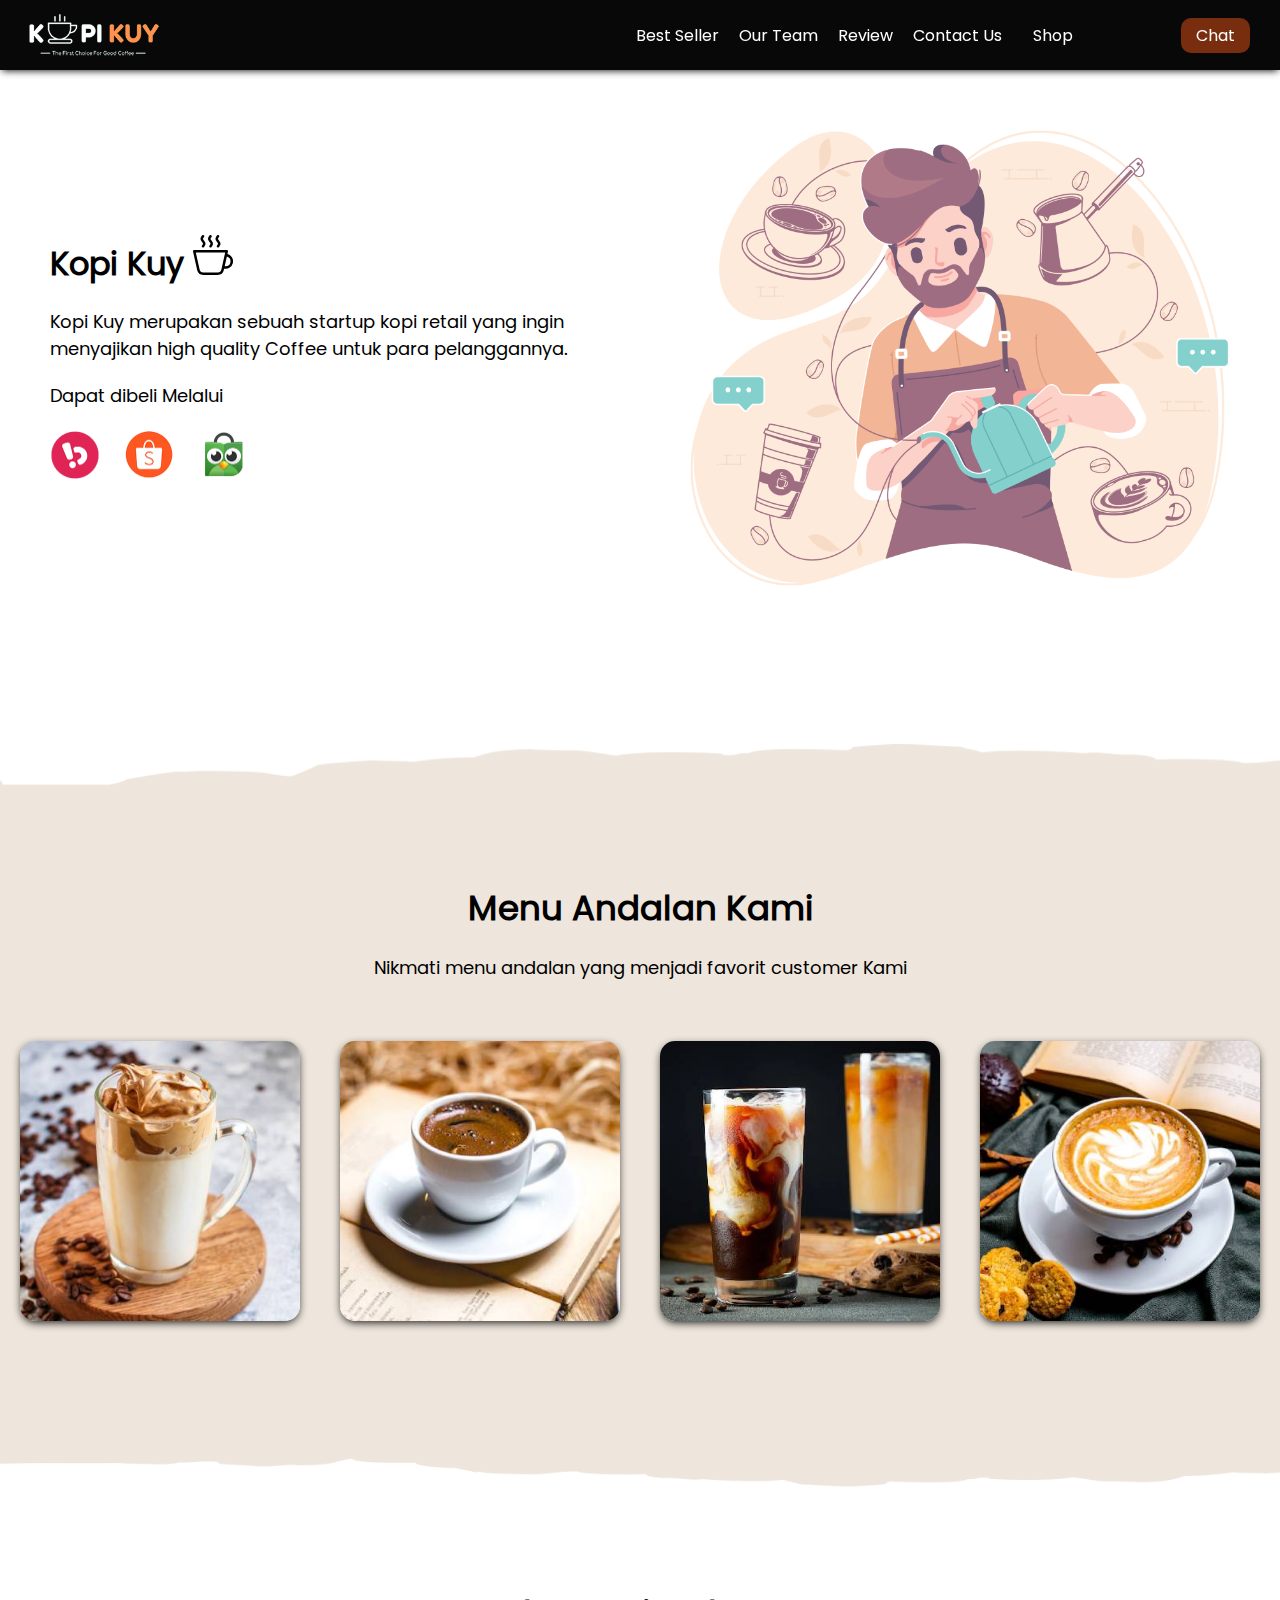
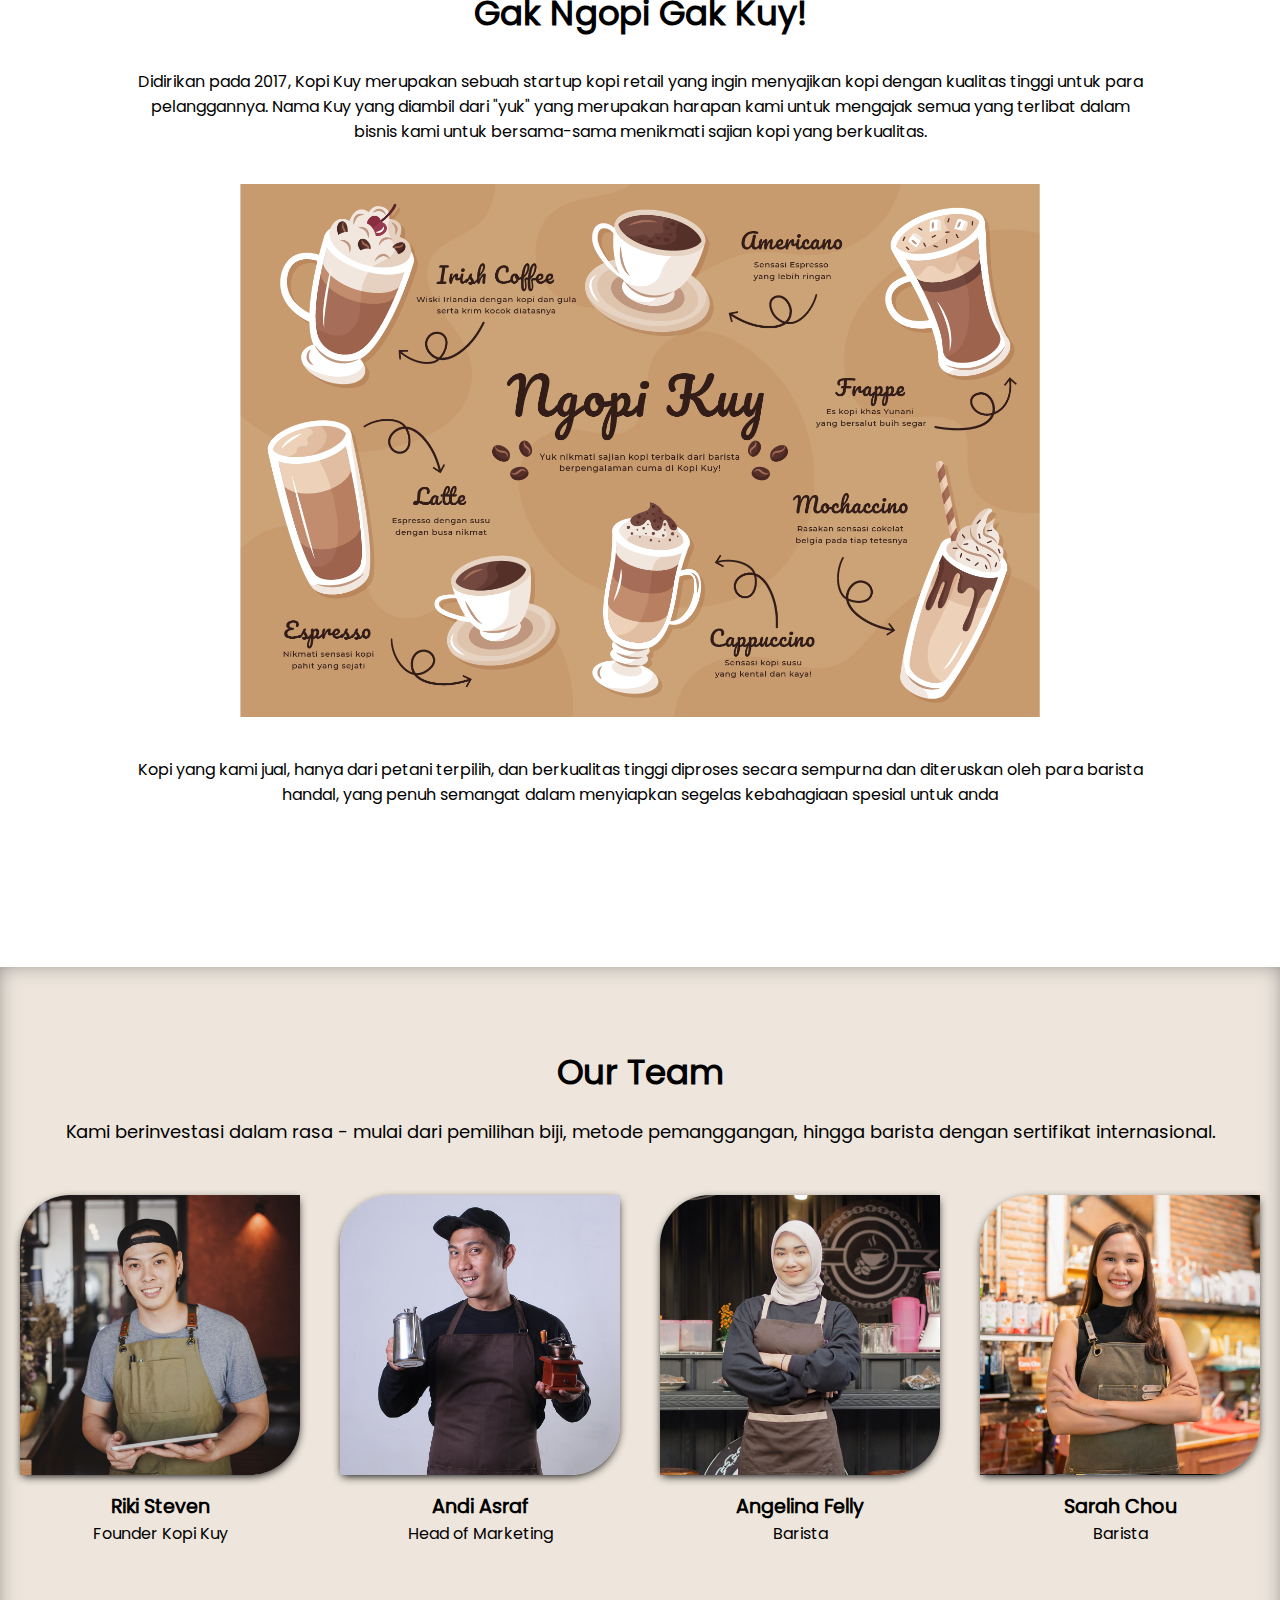
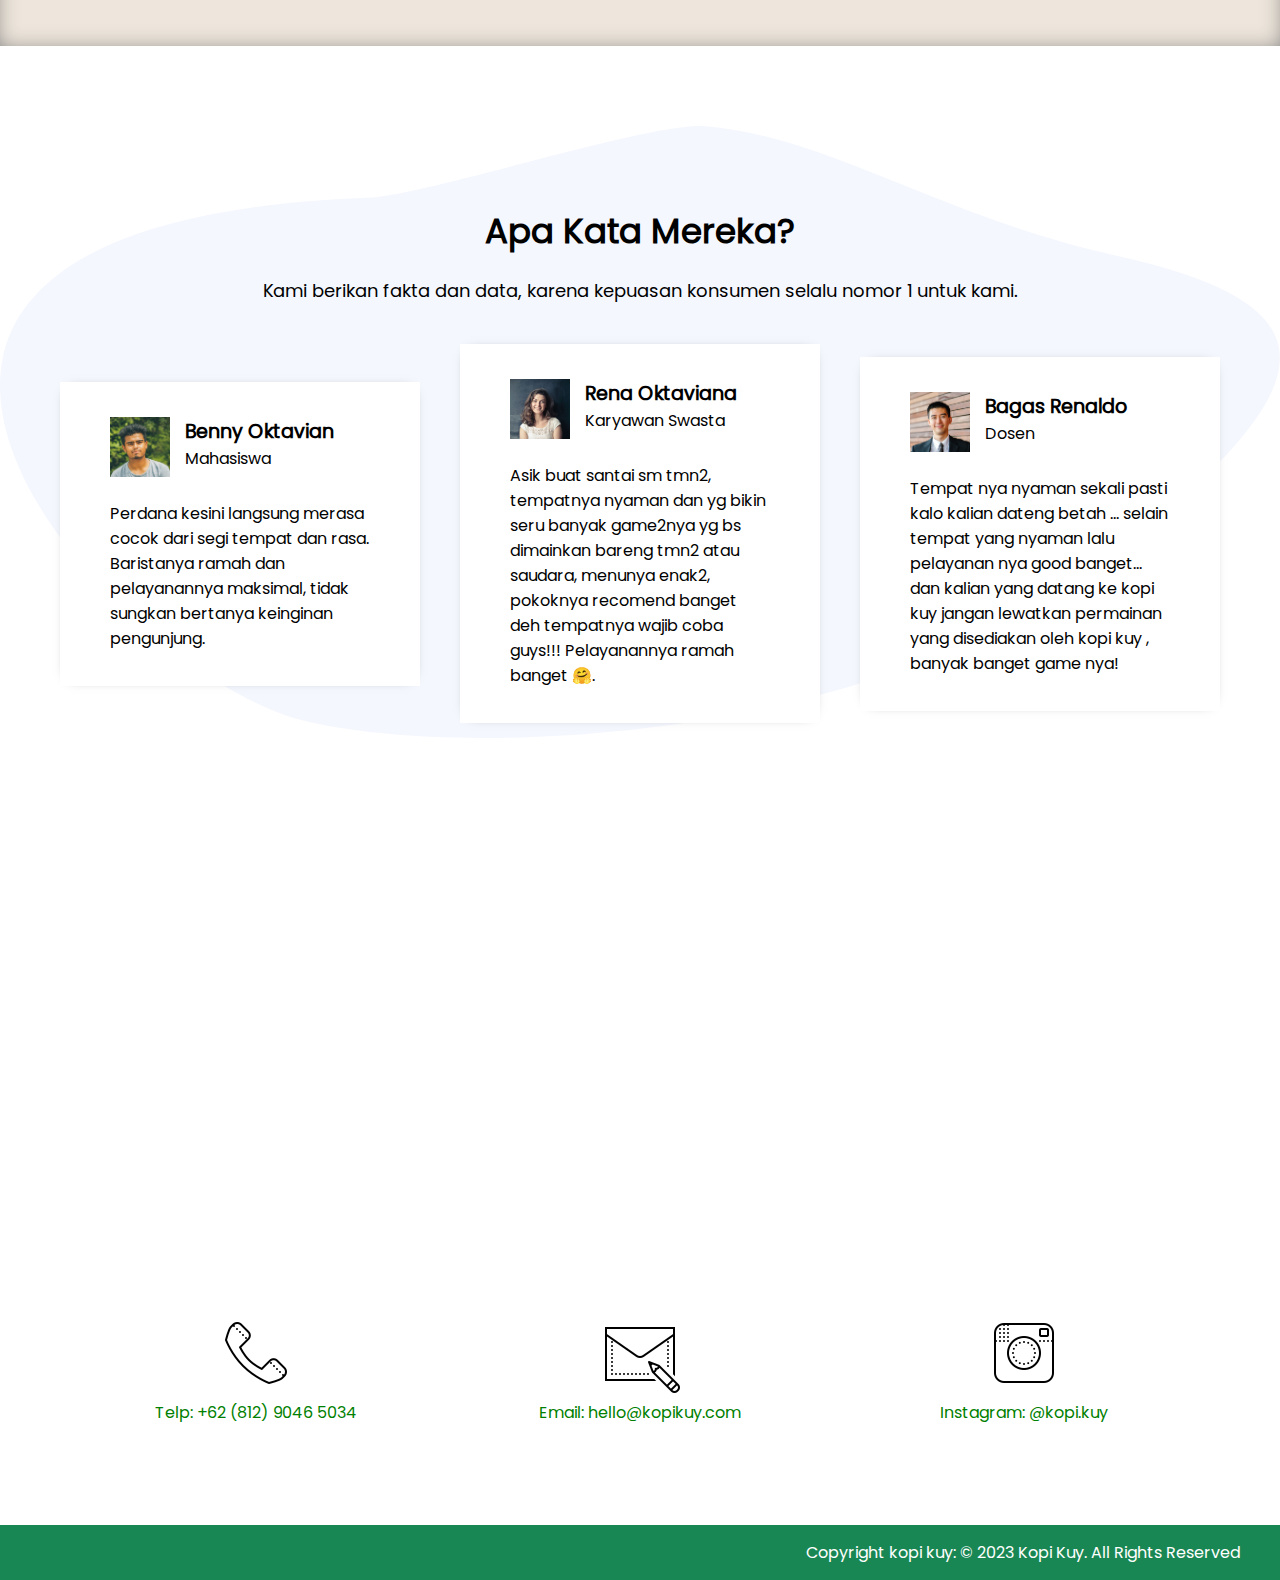
<file: index.html>
<!DOCTYPE html>
<html lang="id">

<head>
    <meta charset="UTF-8">
    <meta http-equiv="X-UA-Compatible" content="IE=edge">
    <meta name="viewport" content="width=device-width, initial-scale=1.0">
    <link rel="shortcut icon" href="images/favicon.ico" type="image/x-icon">
    <title>Website Kopi Kuy</title>
    <link rel="stylesheet" href="css/style.css">
</head>

<body>
    <nav>
        <img class="logo" src="images/logo/logo_kuy.png">
        <div class="navigasi">
            <a href="#best-seller">Best Seller</a>
            <a href="#our-team">Our Team</a>
            <a href="#review">Review</a>
            <a href="#contact-us">Contact Us</a>
        </div>
        <a class="shop" href="produk.html">Shop</a>
        <a class="chat" href="https://wa.me/628123456?text=Saya ingin bertanya" target="_blank">Chat</a>
    </nav>

    <!-- Tulis Kode HTML / <header> Setelah baris di bawah ini (baris 28) -->

        <header>
            <div class="kiri">
                <h1>
                    Kopi Kuy <img src="images/icon/icon_kopi.svg" alt="">
                </h1>
                <p>
                    Kopi Kuy merupakan sebuah startup kopi retail yang ingin menyajikan 
                    high quality Coffee untuk para pelanggannya.
                </p>
                <p>Dapat dibeli Melalui</p>
                <div class="olshop">
                    <img src="images/logo/logo_bukalapak.png" alt="">
                    <img src="images/logo/logo_shopee.png" alt="">
                    <img src="images/logo/logo_tokopedia.png" alt="">
                </div>
            </div>

            <div class="kanan">
                <img src="images/header/header6.png" alt="">
            </div>
        </header>

       <section class="best-seller" id="best-seller">
       
        <h2>Menu Andalan Kami</h2>
        <p>Nikmati menu andalan yang menjadi favorit customer Kami</p>
        <div class="produk">
            <img src="images/produk/product_capuchino.jpg" alt="">
        </div>
        <div class="produk">
            <img src="images/produk/product_espresso.jpg" alt="">
        </div>
        <div class="produk">
            <img src="images/produk/product_kopi_susu.jpg" alt="">
        </div>
        <div class="produk">
            <img src="images/produk/product_latte.jpg" alt="">
        </div>

        </section>

        <section class="about-us" id="about-us">
            <h2> Gak Ngopi Gak Kuy!</h2>
            <p> 
                Didirikan pada 2017, Kopi Kuy merupakan sebuah startup kopi retail 
                yang ingin menyajikan kopi dengan kualitas tinggi untuk para pelanggannya. 
                Nama Kuy yang diambil dari "yuk" yang merupakan harapan kami untuk mengajak semua 
                yang terlibat dalam bisnis kami untuk bersama-sama menikmati sajian kopi yang berkualitas.
            </p>
                <img src="images/about-us/aset_kopi_jumbo.png" alt="">
            <p> 
                Kopi yang kami jual, hanya dari petani terpilih, dan berkualitas tinggi diproses 
                secara sempurna dan diteruskan oleh para barista handal, yang penuh semangat 
                dalam menyiapkan segelas kebahagiaan spesial untuk anda
            </p>
        </section>

        <section class="our-team" id="our-team">
            <h2>Our Team</h2>
            <p>Kami berinvestasi dalam rasa - mulai dari pemilihan biji, metode pemanggangan, 
                hingga barista dengan sertifikat internasional.</p>
            <div class="team">
                <img src="images/team/team1.jpg" alt="">
                <h3>Riki Steven</h3>
                <p>Founder Kopi Kuy</p>
            </div>
            <div class="team">
                <img src="images/team/team2.jpg" alt="">
                <h3>Andi Asraf</h3>
                <p>Head of Marketing</p>
            </div>
            <div class="team">
                <img src="images/team/team3.jpg" alt="">
                <h3>Angelina Felly</h3>
                <p>Barista</p>
            </div>
            <div class="team">
                <img src="images/team/team4.jpg" alt="">
                <h3>Sarah Chou</h3>
                <p>Barista</p>
            </div>
        </section>

        <section class="review" id="review">
            <h2> Apa Kata Mereka?</h2>
            <p>Kami berikan fakta dan data, karena kepuasan konsumen selalu nomor 1 untuk kami.</p>
            <div class="testimoni">
                <img src="images/customer/customer1.jpg" alt="">
                <div class="profile">
                    <h3>Benny Oktavian</h3>
                    <p>Mahasiswa</p>
                </div>
                <p>Perdana kesini langsung merasa cocok dari segi tempat dan rasa. 
                Baristanya ramah dan pelayanannya maksimal, tidak sungkan bertanya keinginan pengunjung.</p>
            </div>

            <div class="testimoni">
                <img src="images/customer/customer2.jpg" alt="">
                <div class="profile">
                    <h3>Rena Oktaviana</h3>
                    <p>Karyawan Swasta</p>
                </div>
                 <p> Asik buat santai sm tmn2, tempatnya nyaman dan yg bikin seru banyak game2nya 
                yg bs dimainkan bareng tmn2 atau saudara, menunya enak2, pokoknya recomend 
                banget deh tempatnya wajib coba guys!!! Pelayanannya ramah banget 🤗.</p>
            </div>

            <div class="testimoni">
                <img src="images/customer/customer3.jpg" alt="">
                <div class="profile">
                    <h3>Bagas Renaldo</h3>
                    <p>Dosen</p>
                </div>
            <p>Tempat nya nyaman sekali pasti kalo kalian dateng betah ... 
                selain tempat yang nyaman lalu pelayanan nya good banget... 
                dan kalian yang datang ke kopi kuy jangan lewatkan permainan yang disediakan 
                oleh kopi kuy , banyak banget game nya!</p>
            </div>
            
        </section>

        <section class="contact-us" id="contact-us">

            <iframe src="https://www.google.com/maps/embed?pb=!1m14!1m8!1m3!1d7932.741866032694!2d106.668581!3d-6.214715!3m2!1i1024!2i768!4f13.1!3m3!1m2!1s0x2e69f9912c7f297b%3A0xe5a3a671dae861ab!2sKopi%20kuy!5e0!3m2!1sid!2sid!4v1680617229460!5m2!1sid!2sid"
            allowfullscreen="" loading="lazy" referrerpolicy="no-referrer-when-downgrade">
            </iframe>

            <div class="kontak">
                <img src="images/icon/icon_phone.png" alt="">
                <p>Telp: +62 (812) 9046 5034</p>
            </div>
            <div class="kontak">
                <img src="images/icon/icon_mail.png" alt="">
                <p>Email: hello@kopikuy.com</p>
            </div>
            <div class="kontak">
                <img src="images/icon/icon_instagram.png" alt="">
                <p>Instagram: @kopi.kuy</p>
            </div>
        </section>

        <footer>
            <div class="navigasi">
                <a href="Best Seller"></a>
                <a href="Our Team"></a>
                <a href="Review"></a>
                <a href="Contact Us"></a>
            </div>
            <p>Copyright kopi kuy: © 2023 Kopi Kuy. All Rights Reserved</p>
        </footer>
    <!--
        Kode HTML tidak boleh lewat dari batas ini
        Pastikan setiap section di tutup
        misalnya kode <section class="best-seller"> harus ada
        di bawah kode </header> (perhatikan ada garis miringnya
        dan setiap section harus setelah kode </section>
        jangan menulis <section> di dalam <section>
    -->
</body>

</html>
</file>
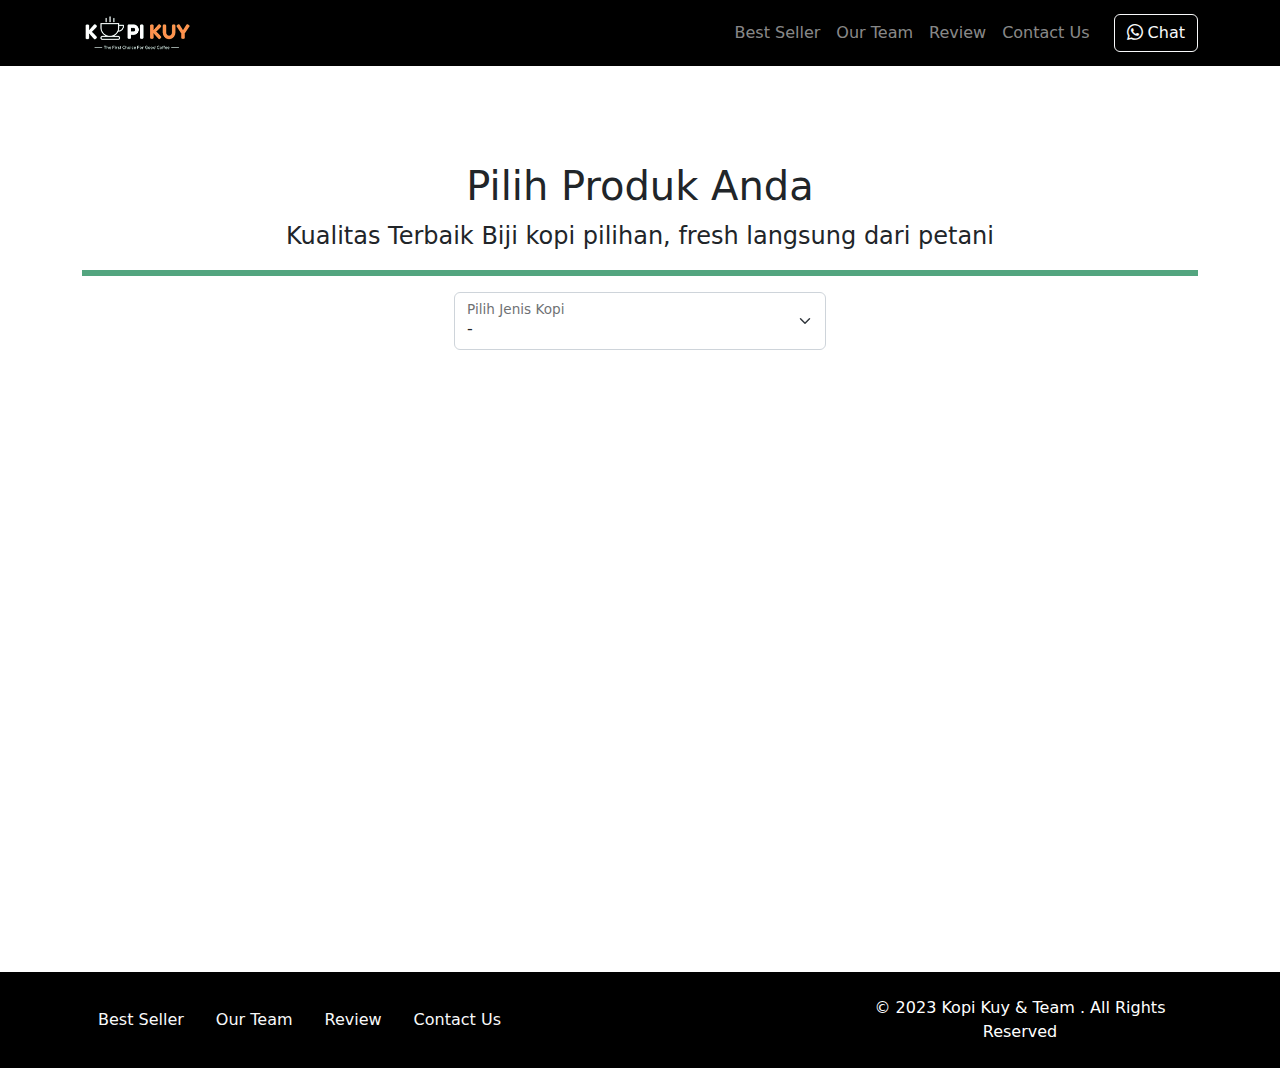
<file: produk.html>
<!DOCTYPE html>
<html lang="id">

<head>
    <meta charset="UTF-8">
    <meta http-equiv="X-UA-Compatible" content="IE=edge">
    <meta name="viewport" content="width=device-width, initial-scale=1.0">
    <link rel="shortcut icon" href="images/favicon/favicon.ico" type="image/x-icon">
    <title>Produk</title>
    <link rel="shortcut icon" href="images/favicon.ico" type="image/x-icon">
    <link rel="stylesheet" href="vendor/bootstrap/bootstrap.min.css">
    <link rel="stylesheet" href="vendor/bootstrap/bootstrap-icons.css">
    <script src="vendor/bootstrap/bootstrap.bundle.min.js"></script>
    <script src="js/jquery-3.6.3.min.js"></script>
    <style>
        /* tulis kode CSS internal di bawah sini */



        /* Batas Akhir penulisan kode CSS internal */
    </style>
</head>

<body>
    <!-- Tulis Kode Bootstrap Di Bawah Sini -->

    <nav class="navbar navbar-dark bg-black navbar-expand-lg bisadicopy">
        <div class="container">
            <a class="navbar-brand" href="#">
                <img src="images/logo/logo_kuy.png" height="40" alt="image">
            </a>
            <button class="navbar-toggler" type="button" data-bs-toggle="collapse" data-bs-target="#navbarNav11"
                aria-controls="navbarNav11" aria-expanded="false" aria-label="Toggle navigation">
                <span class="navbar-toggler-icon"></span>
            </button>
            <div class="collapse navbar-collapse" id="navbarNav11">
                <ul class="navbar-nav ms-auto">
                    <li class="nav-item active">
                        <a class="nav-link" href="index.html#best-seller">Best Seller</a>
                    </li>
                    <li class="nav-item">
                        <a class="nav-link" href="index.html#our-team">Our Team</a>
                    </li>
                    <li class="nav-item">
                        <a class="nav-link" href="index.html#review">Review</a>
                    </li>
                    <li class="nav-item">
                        <a class="nav-link" href="index.html#contact-us">Contact Us</a>
                    </li>

                </ul>
                <a class="btn btn-outline-light ms-md-3" href="https://wa.me/081290465033">
                    <i class="bi bi-whatsapp"></i> Chat
                </a>
            </div>
        </div>
    </nav>

    <section class="riki-block produk text-center my-5 py-5">
        <div class="container">
            <h1>Pilih Produk Anda</h1>
            <p class="fs-4">Kualitas Terbaik Biji kopi pilihan, fresh langsung dari petani</p>
            <hr class="border border-success border-3 opacity-75">

            <!-- Ini Untuk Select -->
            <div class="form-floating col-md-4 mx-auto">
                <select class="form-select" id="select_kopi" aria-label="Floating label select example">
                    <option selected disabled>-</option>
                    <option value="arabica">Arabica</option>
                    <option value="robusta">Robusta</option>
                    <option value="nonkopi">Non Kopi</option>
                </select>
                <label for="select_kopi">Pilih Jenis Kopi</label>
            </div>

            <div id="baris_produk" class="row row-cols-1 row-cols-sm-2 row-cols-md-3 row-cols-lg-4 text-center mt-5">

                
            </div>

                
    </section>

    <footer class="riki-block footer-small py-4 bg-black">
        <div class="container">
            <div class="row align-items-center">
                <div class="col-12 col-md-8">
                    <ul class="nav justify-content-center justify-content-md-start">
                        <li class="nav-item active">
                            <a class="nav-link text-light" href="index.html#best-seller">Best Seller</a>
                        </li>
                        <li class="nav-item">
                            <a class="nav-link text-light" href="index.html#our-team">Our Team</a>
                        </li>
                        <li class="nav-item">
                            <a class="nav-link text-light" href="index.html#review">Review</a>
                        </li>
                        <li class="nav-item">
                            <a class="nav-link text-light" href="index.html#contact-us">Contact Us</a>
                        </li>
                    </ul>
                </div>

                <div class="col-12 col-md-4 mt-4 mt-md-0 text-center text-md-right">
                    &copy; 2023 Kopi Kuy &amp; Team . All Rights Reserved
                </div>
            </div>
        </div>
    </footer>


    <!-- Batas Akhir penulisan kode Bootstrap -->
    <script>
        /* Tulis Javascript Di bawah Sini */

        const sumber = "https://rikikurnia.com/prakerja/api/kopi"
        const sumber2 = "data.json"
        var data_kopi = []
        var data_pilihan = []

        $.getJSON(sumber).then(function (data) {
            data_kopi = data
            console.log(data_kopi)
        })

        select_kopi.onchange = function () {
            let pilihan = select_kopi.value
            console.log(pilihan)
            data_pilihan = data_kopi[pilihan]
            console.log(data_pilihan)
            updateTampilan()
        }

        function updateTampilan() {
            baris_produk.innerHTML = ""
            data_pilihan.forEach(item => {
                baris_produk.innerHTML += `<div class="col mb-3">
                    <div class="card">
                        <img src="${item.foto}" class="card-img-top" alt="...">
                        <div class="card-body">
                            <h5 class="card-title">${item.nama}</h5>
                            <div class="hargaukuran row my-3">
                                <div class="col">
                                    ${item.size}
                                </div>
                                <div class="col fw-bold text-primary">
                                    ${item.harga}
                                </div>
                            </div>
                            <a href="${item.link}" class="btn btn-success w-100"><i class="bi bi-basket"></i> Beli</a>
                        </div>
                    </div>
                </div>`
            })
        }

        /* Batas Akhir penulisan kode Javascript */
    </script>
</body>

</html>
</file>
<file: css/style.css>
/* Kode * di bawah ini untuk mereset tampilan setiap web browser supaya seragam */

* {
   box-sizing: border-box;
   margin: 0;
   padding: 0;
}

html {
   /* scroll-behavior: smooth agar scroll ketika klik pada navigasi menjadi halus */
   scroll-behavior: smooth;
}

/* 
Kode di bawah ini untuk mengatur nav sampai footer agar memiliki tampilan flexibel
selengkapnya akan di bahas di hari ke 3
*/

nav,
header,
section,
footer {
   /* 
      display: flex memiliki pengaturan yang dapat mengatur agar elemen
      di dalamnya memiliki ukuran yang fleksibel
      digunakan saat ada elemen yang isinya lebih dari satu kolom
   */
   display: flex;
   /* 
      align-items: center mengatur elemen di dalamnya rata tengah vertikal
   */
   align-items: center;

   /* 
      justify-content: center mengatur elemen di dalamnya rata tengah horizontal
   */
   justify-content: center;

   /* 
      flex-wrap: wrap mengatur agar jika lebar elemen berlebih, maka elemen
      akan otomatis diletakan di baris baru (tidak dipaksakan di satu baris)
   */
   flex-wrap: wrap;
}



/* 
Kode @font-face untuk menginstall font ke dalam Website 
src adalah untuk lokasi fontnya, font dapat di cari di website https://fonts.google.com/
dengan memberi nama family, maka kita mendaftarkan font tersebut ke dalam website
*/

@font-face {
   src: url(../fonts/poppins.woff2);
   font-family: 'Poppins';
}

body {
   /* 
   mendaftarkan semua teks pada body menjadi family Poppins 
   kenapa pada body? karena elemen body membungkus semua elemen dari nav section sampai footer
   */
   font-family: 'Poppins';
}

/*
Misalnya ada font dari google yang bernama Irish Grover yang berada di:
https://fonts.gstatic.com/s/irishgrover/v23/buExpoi6YtLz2QW7LA4flVgv__RP.woff2

maka bisa coba copy kode berikut untuk menginstall font tadi:

@font-face {
  font-family: 'Irish Grover';
  font-style: normal;
  font-weight: 400;
  src: url(https://fonts.gstatic.com/s/irishgrover/v23/buExpoi6YtLz2QW7LA4flVgv__RP.woff2) format('woff2');
}

Jika kode di atas sudah di copy
Nanti pada element yang ingin menggunakan font Irish Grover Tadi, tinggal diganti font-familynya
misal mau mengganti h1 dan h2 maka kodenya sebagai berikut:

h1,h2 {
   font-family: 'Irish Grover';
}

*/


a {
   /* menghilangkan garis bawah pada link */
   text-decoration: none;

   /* 
   color: adalah untuk mengganti warna tulisan.
   color:unset digunakan pada a untuk menghilangkan warna bawaan pada link (biasanya warna biru) 
   */
   color: unset;
}

h2 {
   /* mengatur ukuran huruf ke 34 pixel */
   font-size: 34px;
}

h3 {
   /* mengatur ukuran huruf ke 1.2rem */
   font-size: 1.2rem;
}

h1,
h2,
h3 {
   /* mengatur tebal huruf bisa bold, normal*/
   font-weight: bold;
}

img {
   /* 
      kode max-width artinya lebar maksimal
      mengatur agar semua elemen img memiliki lebar maksimal 100% agar
      besar gambar tidak melebihi layar ataupun elemen pembungkus
   */
   max-width: 100%;
}

/* Navigasi */

nav {
   /* 
   background-color mengatur warna latar belakang 
   untuk pengguna hp, pergantian warna tidak bisa seperti vs code
   hanya dapat menggunakan warna bahasa inggris seperti: red, green, brown, purple dsb
   untuk pengguna vscode silahkan arahkan mouse ke kotak warna di bawah
   untuk mengganti warna sesuai keinginan
   */
   background-color: #080808;

   /* box-shadow membuat efek bayangan */
   box-shadow: 0 3px 7px -2px #272626;

   /* width mengatur lebar elemen. 100% agar lebarnya full dari kiri sampai kanan layar */
   width: 100%;

   /* 
   padding digunakan untuk memberi jarak ke dalam. 
   efeknya bila digunakan pada elemen yang memiliki warna latar akan membuat elemen tersebut 'gemuk'
   padding-top artinya jarak ke atas, nilai padding dapat berupa
   padding-top, padding-bottom, padding-left, padding-right
   */
   padding-top: 10px;
   padding-bottom: 10px;

   /* 
   position mengatur posisi elemen, position:fixed supaya elemen nav akan ikut menempel di atas layar
   saat kita scroll ke bawah. Jika ingin navigasi gak nempel, bisa menggunakan position:static;
   */
   position: fixed;

   /* Nilai z-index semakin besar, maka elemen akan semakin di depan */
   z-index: 500;
}

img.logo {
   /* height mengatur tinggi elemen */
   height: 50px;
   /* penjelasan margin mirip dengan padding, fungsinya untuk memberi jarak pada elemen */
   margin-left: 25px;
}

div.navigasi {
   margin-left: auto;
   margin-right: 15px;
}

nav a {
   color: #fff;
   padding-left: 8px;
   padding-right: 8px;
}

a.shop {
   margin-right: 100px;
}

a.chat {
   margin-right: 30px;
   background-color: rgb(121, 45, 15);
   color: #ffffff;
   padding-top: 5px;
   padding-right: 15px;
   padding-bottom: 5px;
   padding-left: 15px;
   border-radius: 10px;
}


/* 
   PERHATIKAN bahwa dalam mengatur elemen, nama elemen langsung ditulis
   sedangkan untuk mengatur class, dibutuhkan tanda titik (.) terlebih dulu
   img {} berarti seluruh elemen dengan tag img (<img src="....">), 
   sedangkan .img artinya hanya elemen dengan class img (<img class="img" src="...">) 
*/


/* HEADER */


header,
section {
   /*
    padding mengatur jarak ke dalam
    pada padding dan margin ditambahkan top / right / bottom / top 
    untuk mengatur jarak masing-masing 
   */
   padding-top: 80px;
   padding-bottom: 80px;

   /* margin mengatur jarak ke luar */
   margin-bottom: 80px;
}

/* penulisan CSS dapat digabung dengan beberapa elemen */
header div.kiri,
header div.kanan {
   /* width mengatur lebar elemen. 50% artinya setengah ukuran elemen pembungkus */
   width: 50%;
   padding: 50px;
}

header h1 {
   margin-bottom: 20px;
}

header p {
   /* font-size digunakan untuk mengatur ukuran huruf */
   font-size: 18px;
   margin-bottom: 20px;
}

div.olshop img {
   width: 50px;
   /* aspect-ratio:1 agar tinggi menyesuaikan width */
   aspect-ratio: ;
   margin-right: 20px;
}

/* Best Seller */

section.best-seller {
   position: relative;

   /* background-color mengatur warna latar belakang elemen */
   background-color: #EEE6DC;

   /* text-align mengatur rata tulisan, bisa bernilai: left, right, center, justify */
   text-align: center;
}

/* 
terkait position, after, dan before memerlukan pemahaman mendalam
terkait layout pada CSS untuk dapat memahami secara penuh 
*/

section.best-seller::before,
section.best-seller::after {
   position: absolute;
   content: "";
   width: 100%;
   height: 76px;

   /* background-image untuk menambahkan gambar sebagai background */
   background-image: url(../images/background/garis-atas.png);

   /*background-size agar gambar latar menyesuaikan tinggi / lebar elemen */
   background-size: cover;

   top: -60px;
   left: 0;
}

section.best-seller::after {
   height: 60px;
   background-image: url(../images/background/garis-bawah.png);
   top: unset;
   bottom: -60px;
}

section.best-seller h2 {
   margin-bottom: 20px;
   width: 100%;
}

/* 
Penulisan section.best-seller > p berarti mengatur elemen p yang langsung
di bungkus oleh elemen <section class="best-seller">
aturan ini tidak berlaku untuk elemen <p> yang ada di dalam <div class="produk">
*/

section.best-seller>p {
   font-size: 18px;
   margin-bottom: 40px;
   width: 100%;
}

div.produk {
   /* 
      Penulisan padding dan margin seperti padding:20px ini penulisan singkat 
      yang berarti top, right, bottom, left nilainya sama, yaitu 20px 
   */
   padding: 20px;
   width: 25%;
}

div.produk img {
   /* transition membuat animasi transisi dari perubahan style, 0.3s berarti 0.3 detik */
   transition: all 0.3s ease;

   /* border-radius  Membuat sudut membulat */
   border-radius: 15px;

   /* box-shadow membuat efek bayangan */
   box-shadow: 0 3px 10px -2px #000;
}

/*

kode div.produk img:hover akan dijalankan saat mouse ada di atas elemen <img> yang ada
di dalam <div class="produk"> 
karena ada efek transition pada div.produk img 
maka akan menghasilkan efek animasi yang smooth

*/
div.produk img:hover {

   /* membuat transformasi, bisa berupa scale(1.05), rotate(180deg), translateY(-50px), dsb */
   transform: scale(0.9);
   border-radius: 50%;
}

div.produk p {
   margin-top: 15px;
   font-weight: bold;
}



/* About US */

section.about-us {
   /* max-width: 80%; mengatur lebar maksimal elemen tidak boleh melebihi 80% layar */
   max-width: 80%;

   /* margin-left dan margin-right auto akan membuat posisi elemen berada di tengah */
   margin-left: auto;
   margin-right: auto;
   text-align: center;
}

section.about-us h2 {
   margin-bottom: 30px;
   width: 100%;
}

section.about-us img {
   /* 
      Penulisan width: 800px dan max-width: 100% mengatur agar
      elemen memiliki lebar 800px namun tidak boleh melebihi 100% ukuran layar
   */
   width: 800px;
   max-width: 100%;
   margin: auto;
}

/*
section.about-us p:nth-child(2) berarti mengatur elemen ke 2 dengan jenis <p>
yang ada di dalam <section class="about-us">
*/

section.about-us p:nth-child(2) {
   margin-bottom: 40px;
}

section.about-us p:nth-child(4) {
   margin-top: 40px;
}


/* OUR TEAM */

section.our-team {
   background-color: #EEE6DC;
   box-shadow: inset 0px 0px 23px -6px #707070;
   text-align: center;
}

section.our-team h2 {
   margin-bottom: 20px;
   width: 100%;
}

section.our-team>p {
   margin-bottom: 30px;
   font-size: 18px;
   width: 800px;
   max-width: 90%;
   margin-left: auto;
   margin-right: auto;
   width: 100%;
}

div.team {
   width: 25%;
   padding: 20px;
}

div.team img {
   width: 100%;
   aspect-ratio: 1/1;
   object-fit: cover;
   box-shadow: 0 3px 10px -2px #000;
   border-radius: 50px 0px 50px 0px;
   margin-bottom: 10px;
}


/* REVIEW */

section.review {
   background-image: url(../images/background/bg-review.svg);
   /* 
      background-size: contain;
      membuat gambar latar belakang tidak terpotong
   */
   background-size: contain;

   /* 
      background-repeat: no-repeat;
      membuat gambar latar belakang tidak diulang (duplikat)
   */
   background-repeat: no-repeat;
   padding-left: 40px;
   padding-right: 40px;
   justify-content: space-around;
   /* align-items: stretch; membuat tinggi elemen di dalam .review .baris seragam */
   text-align: center;
}

section.review h2 {
   margin-bottom: 20px;
   width: 100%;
}

section.review>p {
   margin-bottom: 40px;
   font-size: 18px;
   width: 100%;
}

div.testimoni {
   width: 30%;
   display: flex;
   flex-wrap: wrap;
   padding: 35px 50px;
   box-shadow: 0px 0px 12px -10px #000;
   background-color: #fff;
}

div.testimoni img {
   width: 60px;
   height: 60px;
   margin-right: 15px;
   object-fit: cover;
}

div.profile {
   text-align: left;
   display: block;
   margin-bottom: 30px;
   width: calc(100% - 75px);
}

div.profile p {
   width: 100%;
   text-align: left;
}

div.testimoni>p {
   width: 100%;
   text-align: left;
}


/* CONTACT US */
section.contact-us {
   margin-bottom: 20px;
}

section.contact-us iframe {
   width: 100%;
   height: 300px;
   border: 0;
}

div.kontak {
   width: 30%;
   /* color mengatur warna tulisan */
   color: green;
   text-align: center;
   margin-top: 50px;
}


/* FOOTER */

footer {
   background-color: #198754;
   padding-top: 15px;
   padding-bottom: 15px;
   color: #fff;
   padding-right: 40px;
   padding-left: 40px;
}

footer div.navigasi {
   margin-left: 20px;
   margin-right: auto;
}

footer div.navigasi a {
   padding: 8px;
}

/* UNTUK kode RESPONSIF hari ke 3 tulis DI BAWAH sini */



/* Kode CSS Selesai di sini */
</file>
